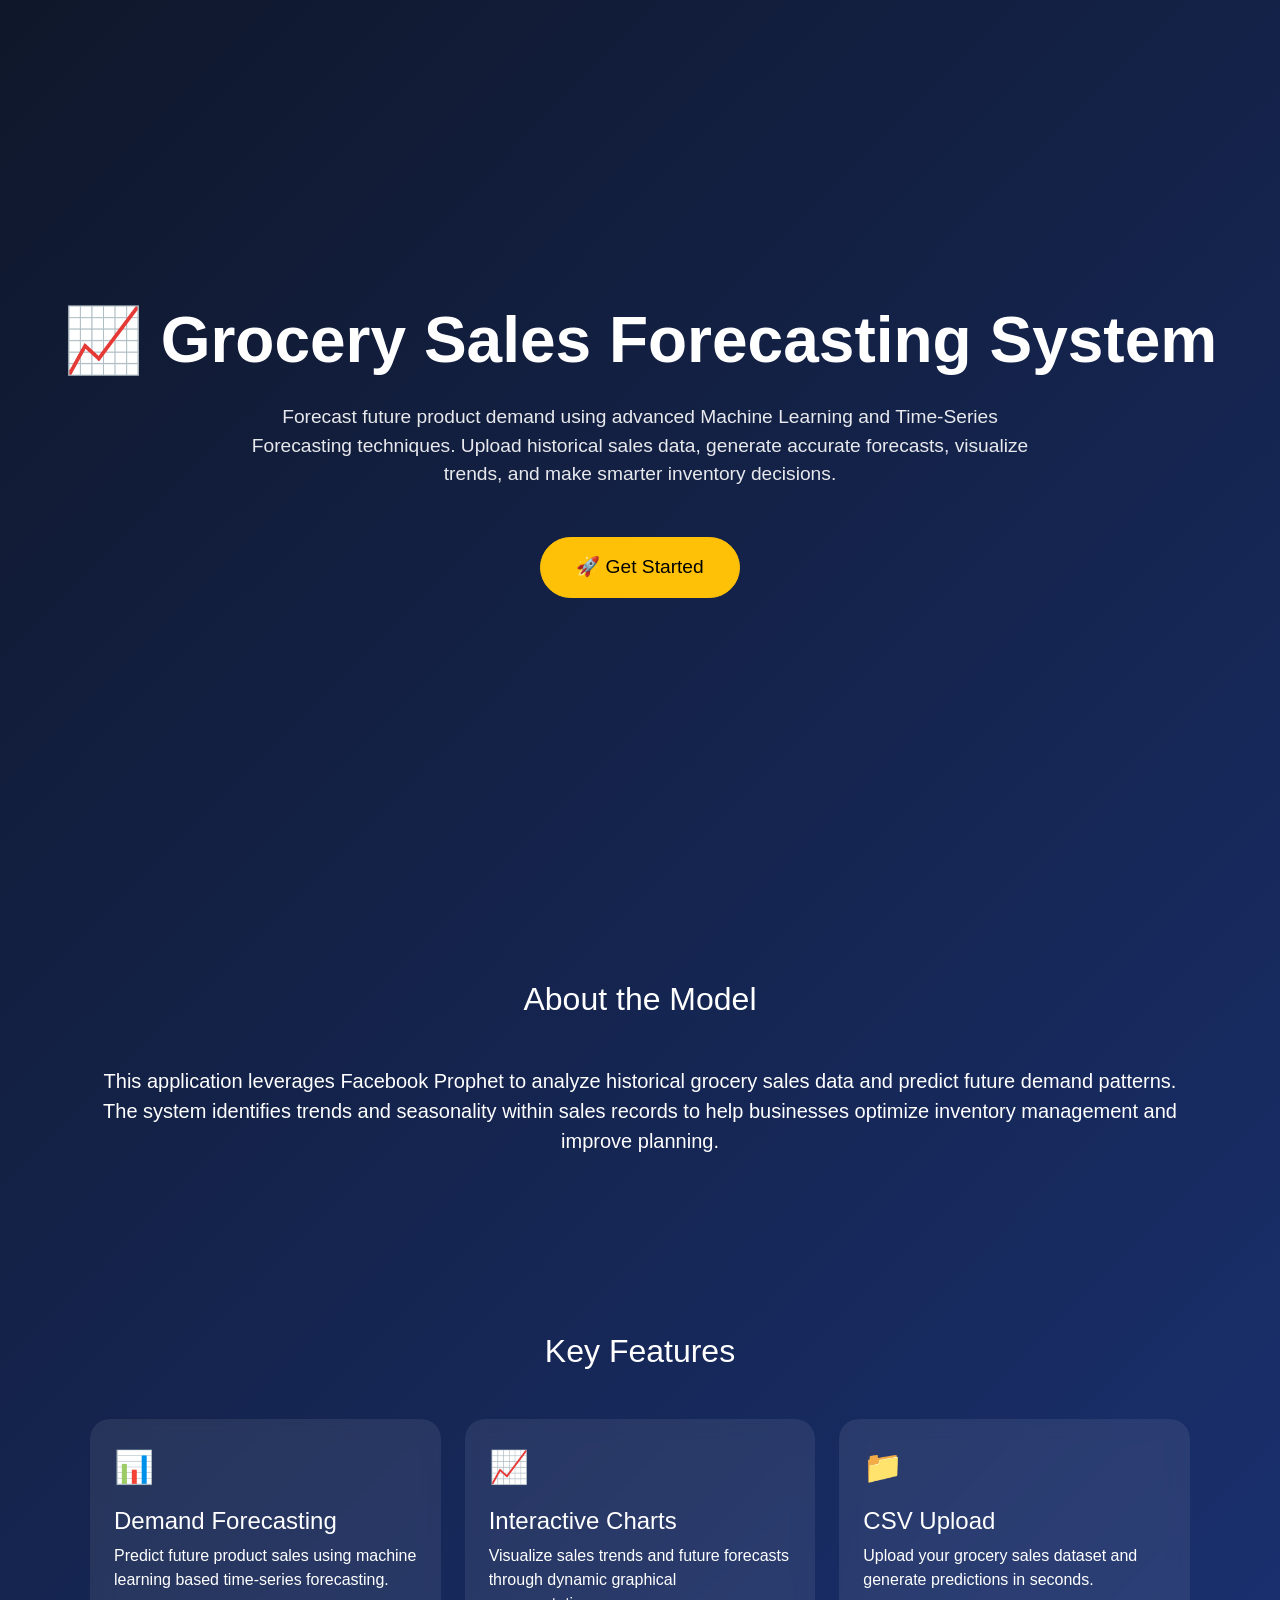
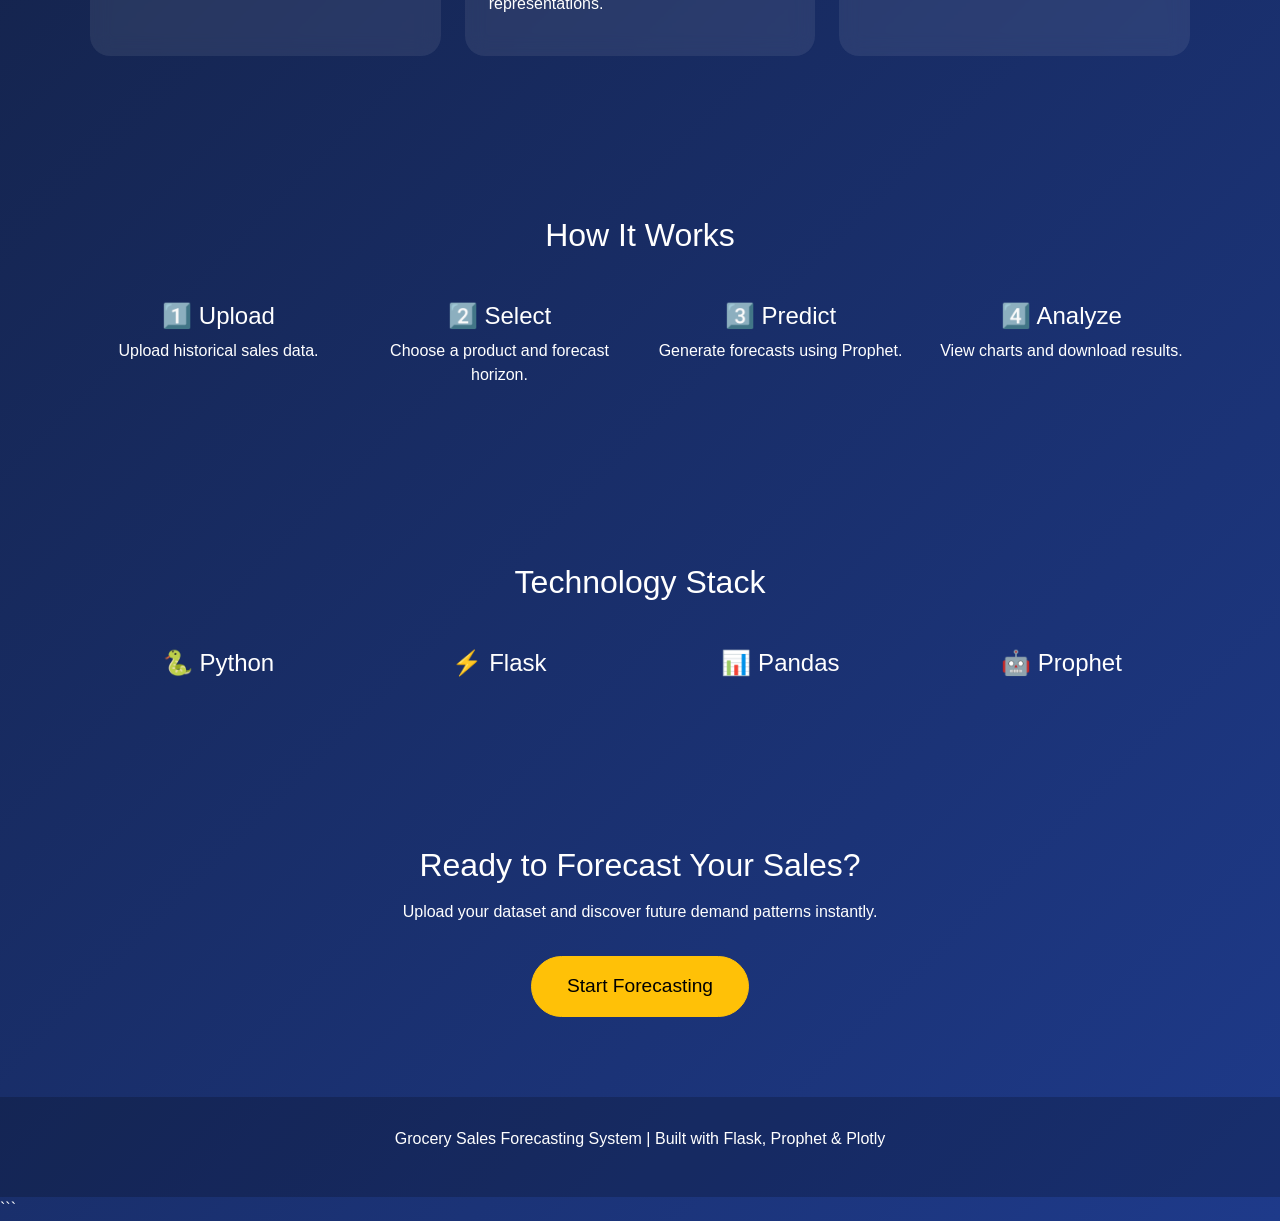
<file: templates/landing.html>
<!DOCTYPE html>
<html lang="en">
<head>
    <meta charset="UTF-8">
    <meta name="viewport" content="width=device-width, initial-scale=1.0">
    <title>Grocery Sales Forecasting System</title>

    <link href="https://cdn.jsdelivr.net/npm/bootstrap@5.3.3/dist/css/bootstrap.min.css" rel="stylesheet">

    <style>

        body{
            background: linear-gradient(135deg,#0f172a,#1e3a8a);
            color:white;
            font-family: 'Segoe UI', sans-serif;
        }

        .hero{
            min-height:100vh;
            display:flex;
            align-items:center;
            justify-content:center;
            text-align:center;
            padding:50px;
        }

        .hero h1{
            font-size:4rem;
            font-weight:700;
        }

        .hero p{
            font-size:1.2rem;
            max-width:800px;
            margin:auto;
            opacity:0.9;
        }

        .btn-custom{
            padding:15px 35px;
            font-size:1.2rem;
            border-radius:50px;
        }

        .section{
            padding:80px 20px;
        }

        .card-custom{
            background:rgba(255,255,255,0.08);
            backdrop-filter:blur(10px);
            border:none;
            border-radius:20px;
            color:white;
            transition:0.3s;
        }

        .card-custom:hover{
            transform:translateY(-8px);
        }

        .feature-icon{
            font-size:2rem;
        }

        footer{
            text-align:center;
            padding:30px;
            background:rgba(0,0,0,0.2);
        }

    </style>
</head>
<body>

    <!-- Hero Section -->
    <section class="hero">

        <div>

            <h1>📈 Grocery Sales Forecasting System</h1>

            <p class="mt-4">
                Forecast future product demand using advanced Machine Learning
                and Time-Series Forecasting techniques. Upload historical sales
                data, generate accurate forecasts, visualize trends, and make
                smarter inventory decisions.
            </p>

            <div class="mt-5">

                <a href="/upload" class="btn btn-warning btn-lg btn-custom">
               🚀 Get Started
                </a>

            </div>

        </div>

    </section>

    <!-- About Section -->
    <section class="section container">

        <h2 class="text-center mb-5">About the Model</h2>

        <p class="text-center fs-5">
            This application leverages Facebook Prophet to analyze historical
            grocery sales data and predict future demand patterns. The system
            identifies trends and seasonality within sales records to help
            businesses optimize inventory management and improve planning.
        </p>

    </section>

    <!-- Features -->
    <section class="section container">

        <h2 class="text-center mb-5">Key Features</h2>

        <div class="row g-4">

            <div class="col-md-4">
                <div class="card card-custom p-4 h-100">
                    <div class="feature-icon">📊</div>
                    <h4 class="mt-3">Demand Forecasting</h4>
                    <p>
                        Predict future product sales using machine learning
                        based time-series forecasting.
                    </p>
                </div>
            </div>

            <div class="col-md-4">
                <div class="card card-custom p-4 h-100">
                    <div class="feature-icon">📈</div>
                    <h4 class="mt-3">Interactive Charts</h4>
                    <p>
                        Visualize sales trends and future forecasts through
                        dynamic graphical representations.
                    </p>
                </div>
            </div>

            <div class="col-md-4">
                <div class="card card-custom p-4 h-100">
                    <div class="feature-icon">📁</div>
                    <h4 class="mt-3">CSV Upload</h4>
                    <p>
                        Upload your grocery sales dataset and generate
                        predictions in seconds.
                    </p>
                </div>
            </div>

        </div>

    </section>

    <!-- Workflow -->
    <section class="section container">

        <h2 class="text-center mb-5">How It Works</h2>

        <div class="row text-center">

            <div class="col-md-3">
                <h4>1️⃣ Upload</h4>
                <p>Upload historical sales data.</p>
            </div>

            <div class="col-md-3">
                <h4>2️⃣ Select</h4>
                <p>Choose a product and forecast horizon.</p>
            </div>

            <div class="col-md-3">
                <h4>3️⃣ Predict</h4>
                <p>Generate forecasts using Prophet.</p>
            </div>

            <div class="col-md-3">
                <h4>4️⃣ Analyze</h4>
                <p>View charts and download results.</p>
            </div>

        </div>

    </section>

    <!-- Tech Stack -->
    <section class="section container">

        <h2 class="text-center mb-5">Technology Stack</h2>

        <div class="row text-center">

            <div class="col-md-3">
                <h4>🐍 Python</h4>
            </div>

            <div class="col-md-3">
                <h4>⚡ Flask</h4>
            </div>

            <div class="col-md-3">
                <h4>📊 Pandas</h4>
            </div>

            <div class="col-md-3">
                <h4>🤖 Prophet</h4>
            </div>

        </div>

    </section>

    <!-- CTA -->
    <section class="section text-center">

        <h2>Ready to Forecast Your Sales?</h2>

        <p class="mt-3">
            Upload your dataset and discover future demand patterns instantly.
        </p>

        <a href="/upload" class="btn btn-warning btn-lg mt-3 btn-custom">
            Start Forecasting
        </a>

    </section>

    <footer>
        <p>
            Grocery Sales Forecasting System |
            Built with Flask, Prophet & Plotly
        </p>
    </footer>

</body>
</html>
```
</file>
